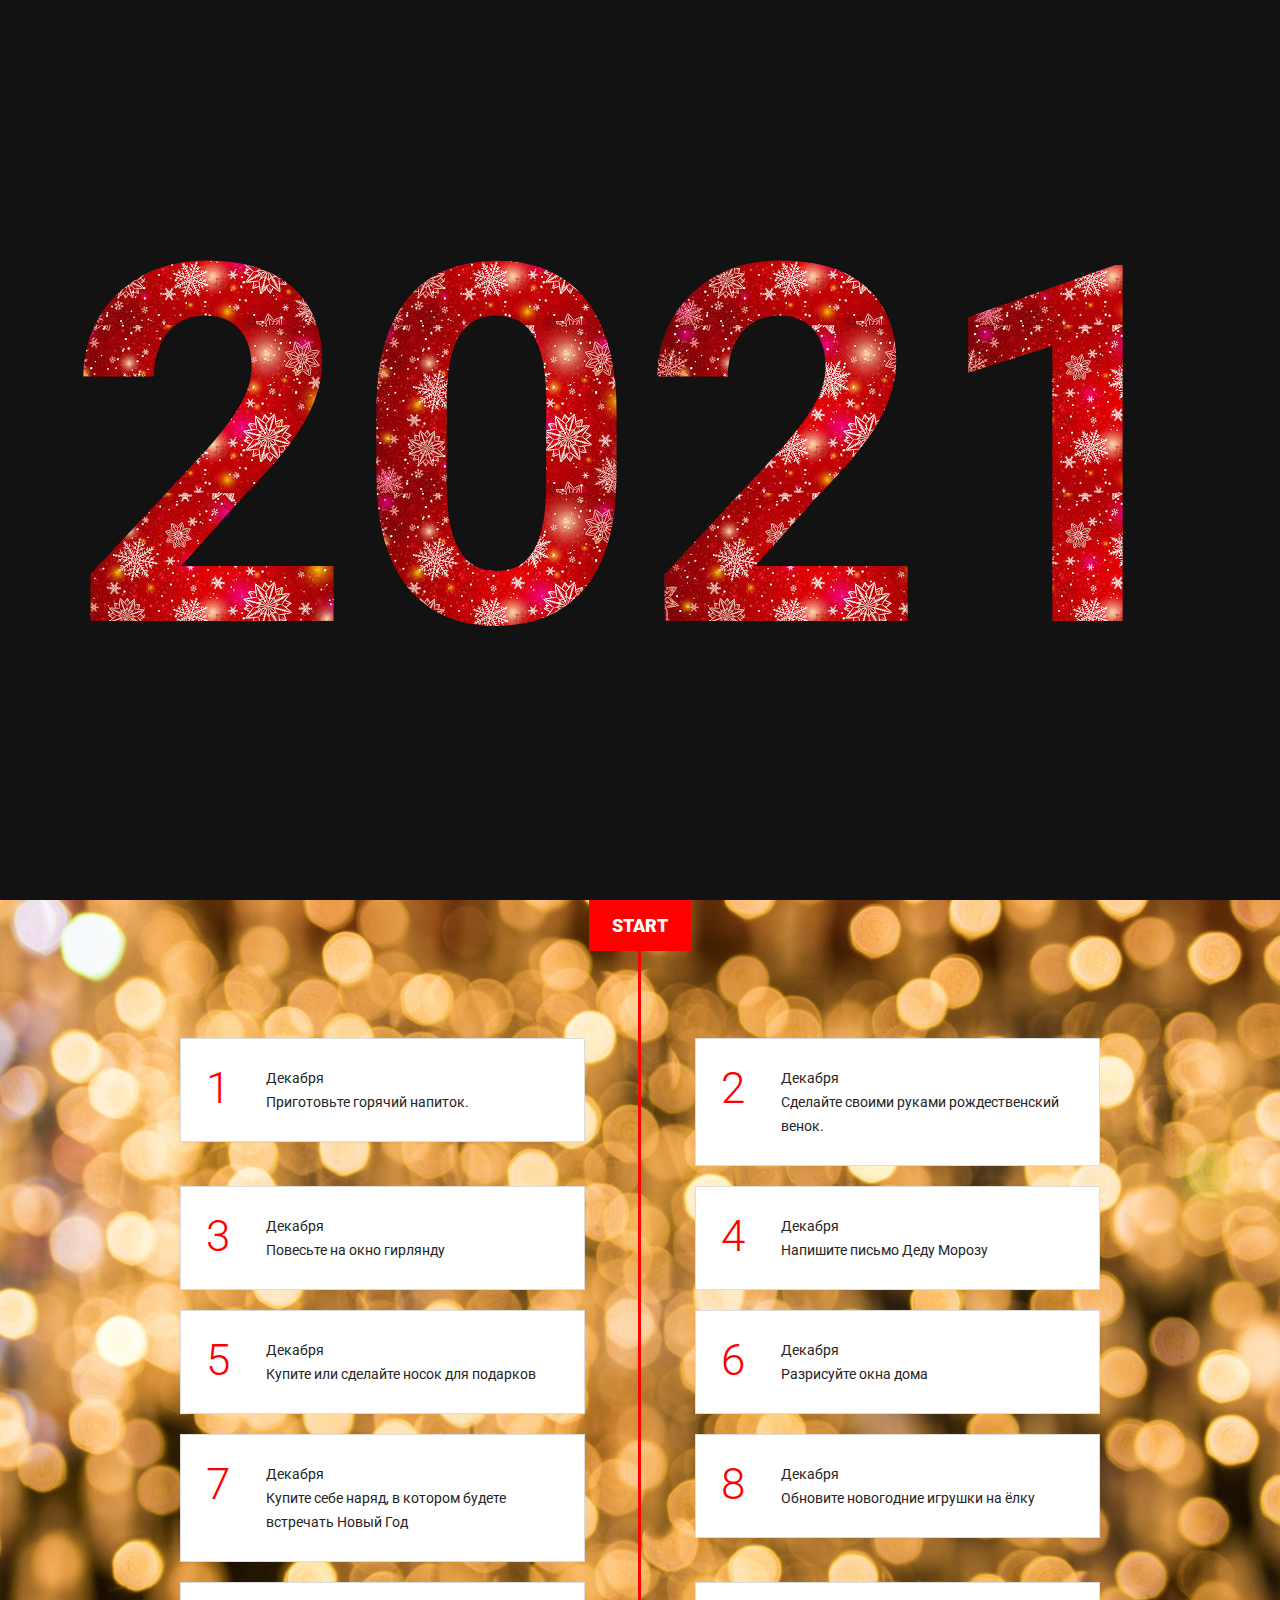
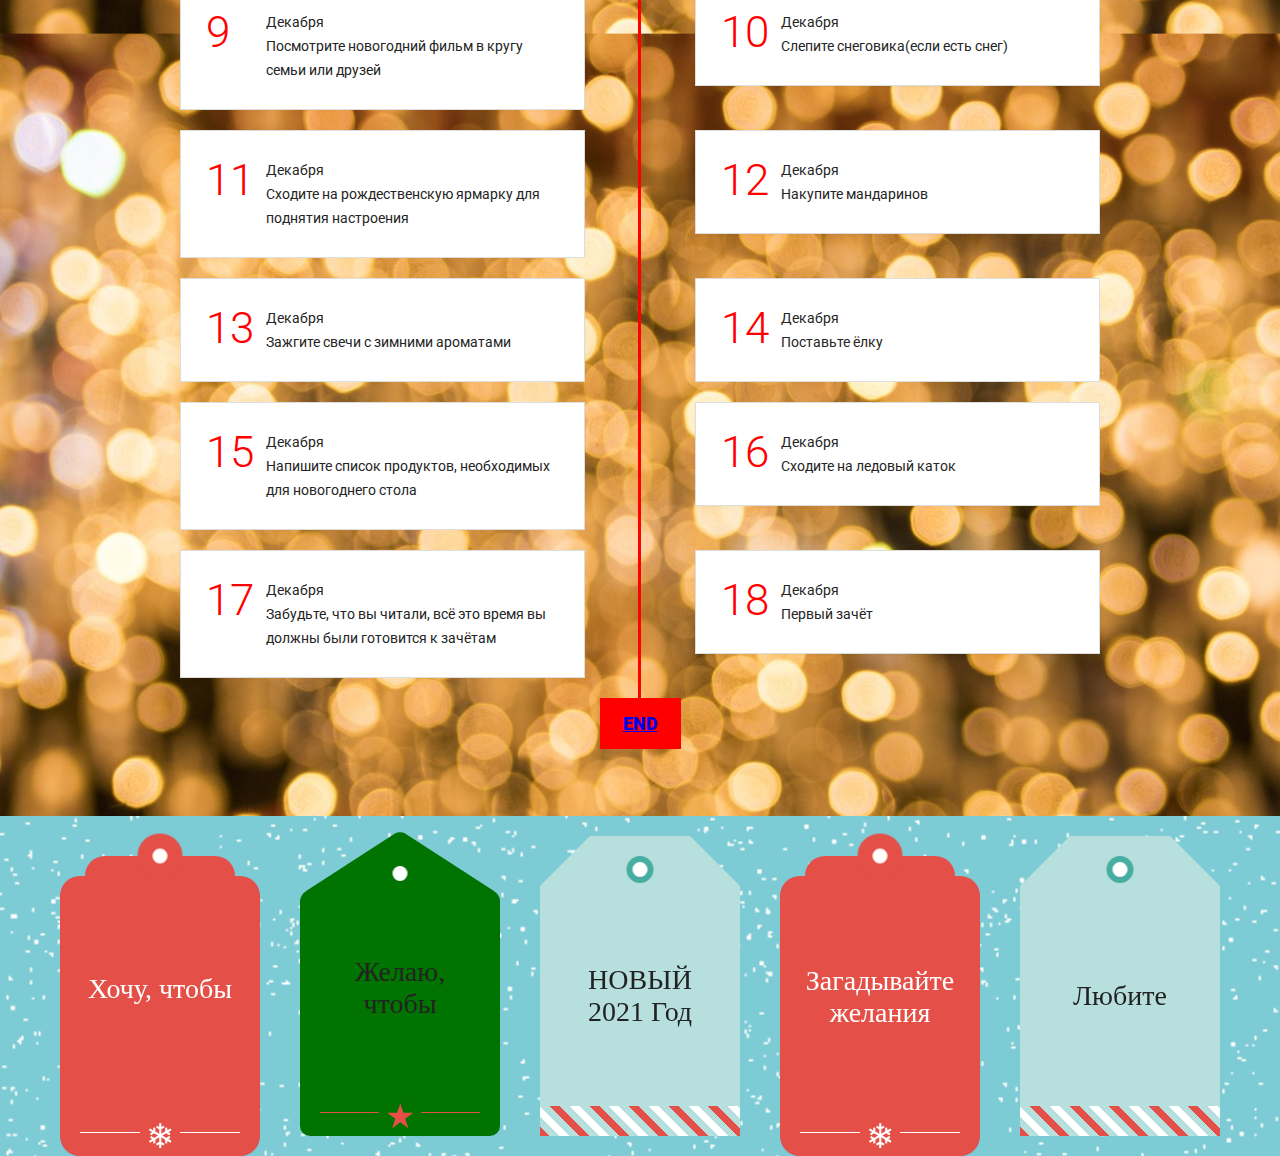
<file: index.html>
<html>
    <head>
    <link rel="stylesheet" type="text/css" href="style1.css">
 <link href='https://fonts.googleapis.com/css?family=Roboto:400,300,400italic,700,900' rel='stylesheet' type='text/css'>
  <meta charset="UTF-8">
	    <title>NEW YEAR</title>
    </head>
<body>
    <header class="header">
	<h1 class="heading-primary">
		2021
	</h1>
</header>
   <section id="conference-timeline">
    <div class="timeline-start">Start</div>
    <div class="conference-center-line"></div>
    <div class="conference-timeline-content">
      <!-- Article -->
      <div class="timeline-article">
        <div class="content-left-container">
          <div class="content-left">
            <p>Декабря<br>Приготовьте горячий напиток. <span class="article-number">1</span></p>
          </div>
        </div>
        <div class="content-right-container">
          <div class="content-right">
            <p>Декабря<br>
                Сделайте своими руками рождественский венок.<span class="article-number">2</span></p>
          </div>
        </div>
        </div>

      <div class="timeline-article">
        <div class="content-left-container">
          <div class="content-left">
            <p>Декабря<br>Повесьте на окно гирлянду <span class="article-number">3</span></p>
          </div>
          
        </div>
        <div class="content-right-container">
          <div class="content-right">
            <p>Декабря<br> Напишите письмо Деду Морозу<span class="article-number">4</span></p>
          </div>
         
        </div>
          </div>
    
      <!-- // Article -->
      
      <!-- Article -->
      <div class="timeline-article">
        <div class="content-left-container">
          <div class="content-left">
            <p>Декабря<br>Купите или сделайте носок для подарков<span class="article-number">5</span></p>
          </div>
        
        </div>
        <div class="content-right-container">
          <div class="content-right">
            <p>Декабря<br>Разрисуйте окна дома <span class="article-number">6</span></p>
          </div>
        </div>
          </div>
         <div class="timeline-article">
        <div class="content-left-container">
          <div class="content-left">
            <p>Декабря<br>Купите себе наряд, в котором будете встречать Новый Год<span class="article-number">7</span></p>
          </div>
        
        </div>
        <div class="content-right-container">
          <div class="content-right">
            <p>Декабря<br>Обновите новогодние игрушки на ёлку <span class="article-number">8</span></p>
          </div>
        </div>
          </div>
         <div class="timeline-article">
        <div class="content-left-container">
          <div class="content-left">
            <p>Декабря<br>Посмотрите новогодний фильм в кругу семьи или друзей<span class="article-number">9</span></p>
          </div>
        
        </div>
        <div class="content-right-container">
          <div class="content-right">
            <p>Декабря<br>Слепите снеговика(если есть снег)<span class="article-number">10</span></p>
          </div>
        </div>
          </div>
        
         <div class="timeline-article">
        <div class="content-left-container">
          <div class="content-left">
            <p>Декабря<br>Сходите на рождественскую ярмарку для поднятия настроения<span class="article-number">11</span></p>
          </div>
        
        </div>
        <div class="content-right-container">
          <div class="content-right">
            <p>Декабря<br>Накупите мандаринов <span class="article-number">12</span></p>
          </div>
        </div>
          </div>
         <div class="timeline-article">
        <div class="content-left-container">
          <div class="content-left">
            <p>Декабря<br>Зажгите свечи с зимними ароматами<span class="article-number">13</span></p>
          </div>
        
        </div>
        <div class="content-right-container">
          <div class="content-right">
            <p>Декабря<br>Поставьте ёлку<span class="article-number">14</span></p>
          </div>
        </div>
          </div>
         <div class="timeline-article">
        <div class="content-left-container">
          <div class="content-left">
            <p>Декабря<br>Напишите список продуктов, необходимых для новогоднего стола<span class="article-number">15</span></p>
          </div>
        
        </div>
        <div class="content-right-container">
          <div class="content-right">
            <p>Декабря<br>Сходите на ледовый каток<span class="article-number">16</span></p>
          </div>
        </div>
          </div>
        
         <div class="timeline-article">
        <div class="content-left-container">
          <div class="content-left">
            <p>Декабря<br>Забудьте, что вы читали, всё это время вы должны были готовится к зачётам<span class="article-number">17</span></p>
          </div>
        
        </div>
        <div class="content-right-container">
          <div class="content-right">
            <p>Декабря<br>Первый зачёт <span class="article-number">18</span></p>
          </div>
        </div>
          </div>
      <!-- // Article -->
    
        <div class="timeline-end"><a href="index1.html">End</a></div>
       </div>
  </section>
  <div class="tags">
 <div class="tag-container">
        <div class="tag">

            <div class="tag-side tag-3-side">
                <div class="tag-text tag-3-text">
                    Хочу, чтобы
                    <div class="rule-shape">&#10052;</div>
                </div>
            </div>

            <div class="tag-side tag-3-side is-back">
                <div class="tag-text tag-3-text">
                    В НОВОМ ГОДУ все были счастливы!
                    <div class="rule-shape">&#10052;</div>
                </div>
            </div>

        </div>
    </div>
      
    <div class="tag-container">
        <div class="tag">

            <div class="tag-side tag-1-side">
                <div class="tag-1-top"></div>
                <div class="tag-text tag-1-text">
                    Желаю, чтобы
                    <div class="rule-shape rule-red">&starf;</div>
                </div>
            </div>

            <div class="tag-side tag-1-side is-back">
                <div class="tag-1-top"></div>
                <div class="tag-text tag-1-text">
                    сбывались все ваши мечты
                    <div class="rule-shape">&starf;</div>
                </div>
            </div>

        </div>
    </div>

    <div class="tag-container">
        <div class="tag">

            <div class="tag-side tag-2-side">
                <div class="tag-text tag-2-text">
                    НОВЫЙ 2021 Год
                    <div class="rule-diagonal"></div>
                </div>
            </div>

            <div class="tag-side tag-2-side is-back">
                <div class="tag-text tag-2-text">
                    Год быка
                    <div class="rule-diagonal"></div>
                </div>
            </div>

        </div>
    </div>

    <div class="tag-container">
        <div class="tag">

            <div class="tag-side tag-3-side">
                <div class="tag-text tag-3-text">
                    Загадывайте желания
                    <div class="rule-shape">&#10052;</div>
                </div>
            </div>

            <div class="tag-side tag-3-side is-back">
                <div class="tag-text tag-3-text">
                    (сдать сессию) 
                    <div class="rule-shape">&#10052;</div>
                </div>
            </div>

        </div>
    </div>
      <div class="tag-container">
        <div class="tag">

            <div class="tag-side tag-2-side">
                <div class="tag-text tag-2-text">
                    Любите
                    <div class="rule-diagonal"></div>
                </div>
            </div>

            <div class="tag-side tag-2-side is-back">
                <div class="tag-text tag-2-text">
                    себя и всех, кто рядом
                    <div class="rule-diagonal"></div>
                </div>
            </div>

        </div>
    </div>

</div>
    

    </body>


</html>
</file>
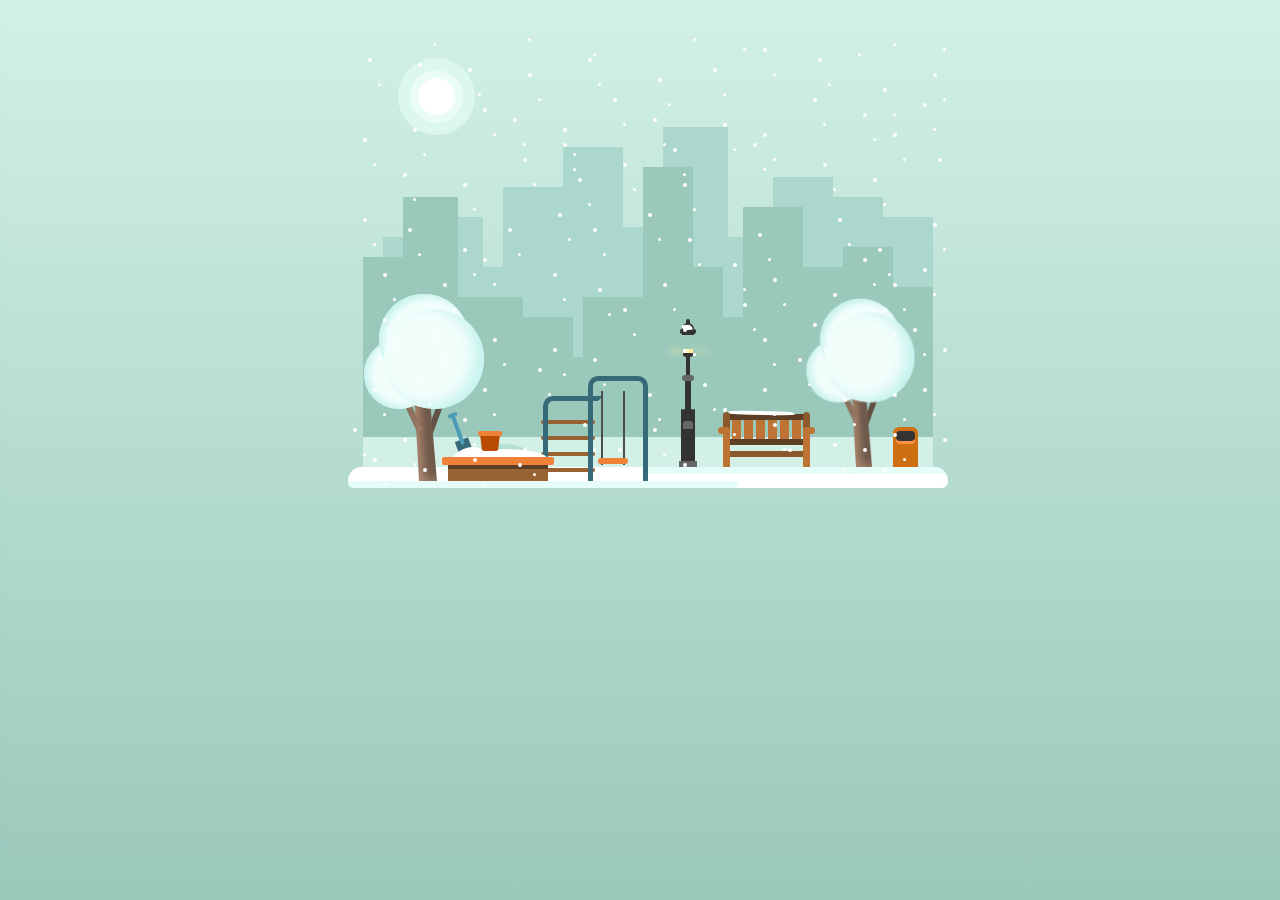
<file: index1.html>
<html lang="en">

<head>
          <link rel="stylesheet" type="text/css" href="style.css">

  <meta charset="UTF-8">
  <meta name="viewport" content="width=device-width, initial-scale=1.0">
  <meta http-equiv="X-UA-Compatible" content="ie=edge">
  <title>Snow</title>
</head>

<body>

  <div class="background-linear"></div>

  <div class="wrapper">
    <div class="winter-wrapper">
      <div class="snow-wrapper big">
        <div class="snow-wrap">
          <span></span>
          <span></span>
          <span></span>
          <span></span>
          <span></span>
          <span></span>
          <span></span>
          <span></span>
          <span></span>
          <span></span>
          <span></span>
          <span></span>
          <span></span>
          <span></span>
          <span></span>
          <span></span>
          <span></span>
          <span></span>
          <span></span>
          <span></span>
          <span></span>
          <span></span>
          <span></span>
          <span></span>
          <span></span>
          <span></span>
          <span></span>
          <span></span>
          <span></span>
          <span></span>
          <span></span>
          <span></span>
          <span></span>
          <span></span>
          <span></span>
          <span></span>
          <span></span>
          <span></span>
          <span></span>
          <span></span>
          <span></span>
          <span></span>
          <span></span>
          <span></span>
          <span></span>
          <span></span>
          <span></span>
          <span></span>
          <span></span>
          <span></span>
          <span></span>
          <span></span>
          <span></span>
          <span></span>
          <span></span>
          <span></span>
          <span></span>
          <span></span>
          <span></span>
          <span></span>
          <span></span>
          <span></span>
          <span></span>
          <span></span>
          <span></span>
          <span></span>
          <span></span>
          <span></span>
          <span></span>
          <span></span>
          <span></span>
          <span></span>
          <span></span>
          <span></span>
          <span></span>
          <span></span>
          <span></span>
          <span></span>
          <span></span>
          <span></span>
          <span></span>
          <span></span>
          <span></span>
          <span></span>
          <span></span>
          <span></span>
          <span></span>
          <span></span>
          <span></span>
          <span></span>
          <span></span>
          <span></span>
          <span></span>
          <span></span>
          <span></span>
          <span></span>
          <span></span>
          <span></span>
          <span></span>
          <span></span>
          <span></span>
          <span></span>
          <span></span>
          <span></span>
          <span></span>
          <span></span>
          <span></span>
          <span></span>
        </div>
        <div class="snow-wrap snd">
          <span></span>
          <span></span>
          <span></span>
          <span></span>
          <span></span>
          <span></span>
          <span></span>
          <span></span>
          <span></span>
          <span></span>
          <span></span>
          <span></span>
          <span></span>
          <span></span>
          <span></span>
          <span></span>
          <span></span>
          <span></span>
          <span></span>
          <span></span>
          <span></span>
          <span></span>
          <span></span>
          <span></span>
          <span></span>
          <span></span>
          <span></span>
          <span></span>
          <span></span>
          <span></span>
          <span></span>
          <span></span>
          <span></span>
          <span></span>
          <span></span>
          <span></span>
          <span></span>
          <span></span>
          <span></span>
          <span></span>
          <span></span>
          <span></span>
          <span></span>
          <span></span>
          <span></span>
          <span></span>
          <span></span>
          <span></span>
          <span></span>
          <span></span>
          <span></span>
          <span></span>
          <span></span>
          <span></span>
          <span></span>
          <span></span>
          <span></span>
          <span></span>
          <span></span>
          <span></span>
          <span></span>
          <span></span>
          <span></span>
          <span></span>
          <span></span>
          <span></span>
          <span></span>
          <span></span>
          <span></span>
          <span></span>
          <span></span>
          <span></span>
          <span></span>
          <span></span>
          <span></span>
          <span></span>
          <span></span>
          <span></span>
          <span></span>
          <span></span>
          <span></span>
          <span></span>
          <span></span>
          <span></span>
          <span></span>
          <span></span>
          <span></span>
          <span></span>
          <span></span>
          <span></span>
          <span></span>
          <span></span>
          <span></span>
          <span></span>
          <span></span>
          <span></span>
          <span></span>
          <span></span>
          <span></span>
          <span></span>
          <span></span>
          <span></span>
          <span></span>
          <span></span>
          <span></span>
          <span></span>
          <span></span>
          <span></span>
        </div>
        <div class="snow-wrap trd">
          <span></span>
          <span></span>
          <span></span>
          <span></span>
          <span></span>
          <span></span>
          <span></span>
          <span></span>
          <span></span>
          <span></span>
          <span></span>
          <span></span>
          <span></span>
          <span></span>
          <span></span>
          <span></span>
          <span></span>
          <span></span>
          <span></span>
          <span></span>
          <span></span>
          <span></span>
          <span></span>
          <span></span>
          <span></span>
          <span></span>
          <span></span>
          <span></span>
          <span></span>
          <span></span>
          <span></span>
          <span></span>
          <span></span>
          <span></span>
          <span></span>
          <span></span>
          <span></span>
          <span></span>
          <span></span>
          <span></span>
          <span></span>
          <span></span>
          <span></span>
          <span></span>
          <span></span>
          <span></span>
          <span></span>
          <span></span>
          <span></span>
          <span></span>
          <span></span>
          <span></span>
          <span></span>
          <span></span>
          <span></span>
          <span></span>
          <span></span>
          <span></span>
          <span></span>
          <span></span>
          <span></span>
          <span></span>
          <span></span>
          <span></span>
          <span></span>
          <span></span>
          <span></span>
          <span></span>
          <span></span>
          <span></span>
          <span></span>
          <span></span>
          <span></span>
          <span></span>
          <span></span>
          <span></span>
          <span></span>
          <span></span>
          <span></span>
          <span></span>
          <span></span>
          <span></span>
          <span></span>
          <span></span>
          <span></span>
          <span></span>
          <span></span>
          <span></span>
          <span></span>
          <span></span>
          <span></span>
          <span></span>
          <span></span>
          <span></span>
          <span></span>
          <span></span>
          <span></span>
          <span></span>
          <span></span>
          <span></span>
          <span></span>
          <span></span>
          <span></span>
          <span></span>
          <span></span>
          <span></span>
          <span></span>
          <span></span>
        </div>
      </div>
      <div class="snow-wrapper">
        <div class="snow-wrap">
          <span></span>
          <span></span>
          <span></span>
          <span></span>
          <span></span>
          <span></span>
          <span></span>
          <span></span>
          <span></span>
          <span></span>
          <span></span>
          <span></span>
          <span></span>
          <span></span>
          <span></span>
          <span></span>
          <span></span>
          <span></span>
          <span></span>
          <span></span>
          <span></span>
          <span></span>
          <span></span>
          <span></span>
          <span></span>
          <span></span>
          <span></span>
          <span></span>
          <span></span>
          <span></span>
          <span></span>
          <span></span>
          <span></span>
          <span></span>
          <span></span>
          <span></span>
          <span></span>
          <span></span>
          <span></span>
          <span></span>
          <span></span>
          <span></span>
          <span></span>
          <span></span>
          <span></span>
          <span></span>
          <span></span>
          <span></span>
          <span></span>
          <span></span>
          <span></span>
          <span></span>
          <span></span>
          <span></span>
          <span></span>
          <span></span>
          <span></span>
          <span></span>
          <span></span>
          <span></span>
          <span></span>
          <span></span>
          <span></span>
          <span></span>
          <span></span>
          <span></span>
          <span></span>
          <span></span>
          <span></span>
          <span></span>
          <span></span>
          <span></span>
          <span></span>
          <span></span>
          <span></span>
          <span></span>
          <span></span>
          <span></span>
          <span></span>
          <span></span>
          <span></span>
          <span></span>
          <span></span>
          <span></span>
          <span></span>
          <span></span>
          <span></span>
          <span></span>
          <span></span>
          <span></span>
          <span></span>
          <span></span>
          <span></span>
          <span></span>
          <span></span>
          <span></span>
          <span></span>
          <span></span>
          <span></span>
          <span></span>
          <span></span>
          <span></span>
          <span></span>
          <span></span>
          <span></span>
          <span></span>
          <span></span>
          <span></span>
        </div>
        <div class="snow-wrap snd">
          <span></span>
          <span></span>
          <span></span>
          <span></span>
          <span></span>
          <span></span>
          <span></span>
          <span></span>
          <span></span>
          <span></span>
          <span></span>
          <span></span>
          <span></span>
          <span></span>
          <span></span>
          <span></span>
          <span></span>
          <span></span>
          <span></span>
          <span></span>
          <span></span>
          <span></span>
          <span></span>
          <span></span>
          <span></span>
          <span></span>
          <span></span>
          <span></span>
          <span></span>
          <span></span>
          <span></span>
          <span></span>
          <span></span>
          <span></span>
          <span></span>
          <span></span>
          <span></span>
          <span></span>
          <span></span>
          <span></span>
          <span></span>
          <span></span>
          <span></span>
          <span></span>
          <span></span>
          <span></span>
          <span></span>
          <span></span>
          <span></span>
          <span></span>
          <span></span>
          <span></span>
          <span></span>
          <span></span>
          <span></span>
          <span></span>
          <span></span>
          <span></span>
          <span></span>
          <span></span>
          <span></span>
          <span></span>
          <span></span>
          <span></span>
          <span></span>
          <span></span>
          <span></span>
          <span></span>
          <span></span>
          <span></span>
          <span></span>
          <span></span>
          <span></span>
          <span></span>
          <span></span>
          <span></span>
          <span></span>
          <span></span>
          <span></span>
          <span></span>
          <span></span>
          <span></span>
          <span></span>
          <span></span>
          <span></span>
          <span></span>
          <span></span>
          <span></span>
          <span></span>
          <span></span>
          <span></span>
          <span></span>
          <span></span>
          <span></span>
          <span></span>
          <span></span>
          <span></span>
          <span></span>
          <span></span>
          <span></span>
          <span></span>
          <span></span>
          <span></span>
          <span></span>
          <span></span>
          <span></span>
          <span></span>
          <span></span>
        </div>
        <div class="snow-wrap trd">
          <span></span>
          <span></span>
          <span></span>
          <span></span>
          <span></span>
          <span></span>
          <span></span>
          <span></span>
          <span></span>
          <span></span>
          <span></span>
          <span></span>
          <span></span>
          <span></span>
          <span></span>
          <span></span>
          <span></span>
          <span></span>
          <span></span>
          <span></span>
          <span></span>
          <span></span>
          <span></span>
          <span></span>
          <span></span>
          <span></span>
          <span></span>
          <span></span>
          <span></span>
          <span></span>
          <span></span>
          <span></span>
          <span></span>
          <span></span>
          <span></span>
          <span></span>
          <span></span>
          <span></span>
          <span></span>
          <span></span>
          <span></span>
          <span></span>
          <span></span>
          <span></span>
          <span></span>
          <span></span>
          <span></span>
          <span></span>
          <span></span>
          <span></span>
          <span></span>
          <span></span>
          <span></span>
          <span></span>
          <span></span>
          <span></span>
          <span></span>
          <span></span>
          <span></span>
          <span></span>
          <span></span>
          <span></span>
          <span></span>
          <span></span>
          <span></span>
          <span></span>
          <span></span>
          <span></span>
          <span></span>
          <span></span>
          <span></span>
          <span></span>
          <span></span>
          <span></span>
          <span></span>
          <span></span>
          <span></span>
          <span></span>
          <span></span>
          <span></span>
          <span></span>
          <span></span>
          <span></span>
          <span></span>
          <span></span>
          <span></span>
          <span></span>
          <span></span>
          <span></span>
          <span></span>
          <span></span>
          <span></span>
          <span></span>
          <span></span>
          <span></span>
          <span></span>
          <span></span>
          <span></span>
          <span></span>
          <span></span>
          <span></span>
          <span></span>
          <span></span>
          <span></span>
          <span></span>
          <span></span>
          <span></span>
          <span></span>
        </div>
      </div>
      <div class="winter-wrap">
        <div class="sun"></div>
        <div class="bottom-snow">
          <span></span>
        </div>
        <div class="middle-snow"></div>
        <div class="buildings">
          <span></span>
          <span></span>
          <span></span>
          <span></span>
          <span></span>
          <span></span>
          <span></span>
          <span></span>
          <span></span>
          <span></span>
          <span></span>
          <span></span>
          <span></span>
        </div>
        <div class="buildings back">
          <span></span>
          <span></span>
          <span></span>
          <span></span>
          <span></span>
          <span></span>
          <span></span>
          <span></span>
          <span></span>
          <span></span>
          <span></span>
          <span></span>
        </div>
        <div class="swing"></div>
        <div class="swing-over-wrap">
          <div class="swing-over">
            <span></span>
            <span></span>
            <span></span>
          </div>
        </div>
        <div class="swing-left"></div>
        <div class="swing-left-back">
          <span></span>
          <span></span>
          <span></span>
          <span></span>
        </div>
        <div class="bottom-snow-over">
          <span></span>
        </div>
        <div class="box">
          <span></span>
          <span></span>
          <span></span>
          <span></span>
          <span></span>
          <span></span>
          <div class="bucket">
            <span></span>
            <span></span>
          </div>
          <div class="shovel">
            <span></span>
            <span></span>
            <span></span>
          </div>
        </div>
        <div class="lamp">
          <div class="lamp-wrap">
            <span></span>
            <span></span>
            <span></span>
            <span></span>
            <span></span>
            <span></span>
            <span></span>
            <span></span>
            <span></span>
            <span></span>
            <span></span>
            <span></span>
          </div>
        </div>
        <div class="bench">
          <div class="bench-wrap">
            <span></span>
            <span></span>
            <span></span>
            <span></span>
            <span></span>
            <span></span>
            <span></span>
            <span></span>
            <span></span>
            <span></span>
            <span></span>
            <span></span>
            <span></span>
            <span></span>
            <span></span>
            <span></span>
          </div>
        </div>
        <div class="bin">
          <span></span>
          <span></span>
        </div>
        <div class="tree">
          <span></span>
          <span></span>
          <span></span>
          <span></span>
          <span></span>
          <span></span>
        </div>
        <div class="tree right">
          <span></span>
          <span></span>
          <span></span>
          <span></span>
          <span></span>
          <span></span>
        </div>
      </div>
    </div>
  </div>
===================================== -->
    </body>
</html>
</file>
<file: style1.css>
* {
	margin: 0;
	padding: 0;
	box-sizing: border-box;
}

.header {
	position: relative;
	height: 100vh;
	background-color: #121212;
}

.heading-primary {
	text-transform: uppercase;
	position: absolute;
	top: 50%;
	left: 50%;
	transform: translate(-50%, -50%);
	display: inline-block;
	background-image: url(images.jpg);
	background-clip: text;
  -webkit-background-clip: text;
  color: transparent;
	font-size: 500px;
}
body {
  background-image: url(fon-golden-zolotoi-gold-background-boke-bokeh-sparkle.jpg);
    background-size:100%;
  font-family: "Roboto", sans-serif;
  font-weight: 400;
}

/*===== Vertical Timeline =====*/
#conference-timeline {
  position: relative;
  max-width: 920px;
  width: 100%;
  margin: 0 auto;
}
#conference-timeline .timeline-start,
#conference-timeline .timeline-end {
  display: table;
  font-family: "Roboto", sans-serif;
  font-size: 18px;
  font-weight: 900;
  text-transform: uppercase;
  background: red;
  padding: 15px 23px;
  color: #fff;
  max-width: 5%;
  width: 100%;
  text-align: center;
  margin: 0 auto;
}
#conference-timeline .conference-center-line {
  position: absolute;
  width: 3px;
  height: 95%;
  top: 0;
  left: 50%;
  margin-left: -2px;
  background: red;
  z-index: -1;
}
#conference-timeline .conference-timeline-content {
  padding-top: 67px;
  padding-bottom: 67px;
}
.timeline-article {
  width: 100%;
  height: auto;
  position: relative;
  overflow: hidden;
  margin: 20px 0;
}
.timeline-article .content-left-container,
.timeline-article .content-right-container {
  max-width: 44%;
  width: 100%;
}

.timeline-article .content-left,
.timeline-article .content-right {
  position: relative;
  width: auto;
  border: 1px solid #ddd;
  background-color: #fff;
  box-shadow: 0 1px 3px rgba(0,0,0,.03);
  padding: 27px 25px;
}
.timeline-article p {
  margin: 0 0 0 60px;
  padding: 0;
  font-weight: 400;
  color: #242424;
  font-size: 14px;
  line-height: 24px;
  position: relative;
}
.timeline-article p span.article-number {
  position: absolute;
  font-weight: 300;
  font-size: 44px;
  top: 10px;
  left: -60px;
  color:red;
}
.timeline-article .content-left-container {
  float: left;
}
.timeline-article .content-right-container {
  float: right;
}
.timeline-article .content-left:before,
.timeline-article .content-right:before{
  position: absolute;
  top: 20px;
  font-size: 23px;
  font-family: "FontAwesome";
  color: #fff;
}
.timeline-article .content-left:before {
  content: "\f0da";
  right: -8px;
}
.timeline-article .content-right:before {
  content: "\f0d9";
  left: -8px;
}

/*===== // Vertical Timeline =====*/

/*===== Resonsive Vertical Timeline =====*/
@media only screen and (max-width: 830px) {
  #conference-timeline .timeline-start,
  #conference-timeline .timeline-end {
    margin: 0;
  }
  #conference-timeline .conference-center-line {
    margin-left: 0;
    left: 50px;
  }
  .timeline-article .meta-date {
    margin-left: 0;
    left: 20px;
  }
  .timeline-article .content-left-container,
  .timeline-article .content-right-container {
    max-width: 100%;
    width: auto;
    float: none;
    margin-left: 110px;
    min-height: 53px;
  }
  .timeline-article .content-left-container {
    margin-bottom: 20px;
  }
  .timeline-article .content-left,
  .timeline-article .content-right {
    padding: 10px 25px;
    min-height: 65px;
  }
  .timeline-article .content-left:before {
    content: "\f0d9";
    right: auto;
    left: -8px;
  }
  .timeline-article .content-right:before {
    display: none;
  }
}
@media only screen and (max-width: 400px) {
  .timeline-article p {
    margin: 0;
  }
  .timeline-article p span.article-number {
    display: none;
  }
  
}
/*===== // Resonsive Vertical Timeline =====*/
*, *:after, *:before {
  box-sizing: border-box;
}
.tags {
    flex-wrap: wrap;
    -webkit-box-pack: center;
    justify-content: center;
    display: -webkit-box;
    display: flex;
    background-color: #7dcbd4;
    background-image: url(51739641_Sneg2.gif);
    background-size: 100%;
}

/* Shared */
.tag-container {
    width: 200px;
    height: 300px;
    margin: 20px;
    position: relative;
    -webkit-perspective: 800px;
    perspective: 800px;
}

.tag {
    width: 100%;
    height: 100%;
    position: absolute;
    -webkit-transform: translate3d(0, 0, 0);
    transform: translate3d(0, 0, 0);
    -webkit-transform-style: preserve-3d;
    transform-style: preserve-3d;
    -webkit-transition: -webkit-transform 1s;
    transition: -webkit-transform 1s;
    transition: transform 1s;
    transition: transform 1s, -webkit-transform 1s;
}

.tag-container:hover .tag {
    -webkit-transform: rotateY(180deg);
    transform: rotateY(180deg);
}

.tag-side {
    width: 100%;
    height: 100%;
    position: absolute;
    -webkit-transform: translate3d(0, 0, 0);
    transform: translate3d(0, 0, 0);
    -webkit-backface-visibility: hidden;
    backface-visibility: hidden;
    display: -webkit-box;
    display: -ms-flexbox;
    display: flex;
    -webkit-box-align: stretch;
    -ms-flex-align: stretch;
    align-items: stretch;
}

.tag-side.is-back {
    -webkit-transform: rotateY(180deg);
    transform: rotateY(180deg);
    z-index: 2;
}

.tag-text {
    width: 100%;
    padding: 0 20px;
    color: #222;
    font: 28px 'Sacramento', cursive;
    text-align: center;
    display: -webkit-box;
    display: -ms-flexbox;
    display: flex;
    -webkit-box-align: center;
    -ms-flex-align: center;
    align-items: center;
    -webkit-box-pack: center;
    -ms-flex-pack: center;
    justify-content: center;
    -ms-flex-wrap: wrap;
    flex-wrap: wrap;
}

/* Tag 1 */
.tag-1-side:before {
    content: " ";
    background: #fff;
    width: 15px;
    height: 15px;
    border-radius: 50%;
    position: absolute;
    top: 30px;
    left: 50%;
    z-index: 1;
    -webkit-transform: translate3d(-50%, 0, 0);
    transform: translate3d(-50%, 0, 0);
}

.tag-1-top {
    width: 100%;
    margin-top: -35px;
    position: absolute;
    top: 0;
    -webkit-transform: scale(0.775, 0.5) translate3d(0, 0, 0);
    transform: scale(0.775, 0.5) translate3d(0, 0, 0);
}

.tag-1-top:before {
    content: " ";
    background: #007300;
    padding-bottom: 200px;
    border-bottom-left-radius: 30px;
    border-top-left-radius: 10px;
    border-top-right-radius: 30px;
    display: block;
    -webkit-transform: rotate(45deg);
    transform: rotate(45deg);
}

.tag-1-side.is-back .tag-1-top:before {
    background: #e44f47;
}

.tag-1-text {
    background: #007300;
    margin-top: 65px;
    border-bottom-left-radius: 10px;
    border-bottom-right-radius: 10px;
    padding-top: 30px;
    position: relative;
    z-index: 1;
    -webkit-transform: translate3d(0, 0, 0);
    transform: translate3d(0, 0, 0);
}

.tag-1-side.is-back .tag-1-text {
    background: #e44f47;
    color: #fff;
}

/* Tag 2 */
.tag-2-side:before,
.tag-2-side:after {
    content: " ";
    background: #b6dfde;
    height: 50px;
    position: absolute;
    top: 0;
    left: 50px;
    right: 50px;
    -webkit-transform: skew(-45deg) translate3d(0, 0, 0);
    transform: skew(-45deg) translate3d(0, 0, 0);
    -webkit-transform-origin: 0 0;
    transform-origin: 0 0;
}

.tag-2-side.is-back:before,
.tag-2-side.is-back:after {
    background: #47ada0;
}

.tag-2-side:after {
    -webkit-transform: skew(45deg);
    transform: skew(45deg);
}

.tag-2-text:before {
    content: " ";
    background: #fff;
    width: 27px;
    height: 27px;
    border: 6px solid #47ada0;
    border-radius: 50%;
    position: absolute;
    top: 20px;
    left: 50%;
    z-index: 1;
    -webkit-transform: translate3d(-50%, 0, 0);
    transform: translate3d(-50%, 0, 0);
}

.tag-2-side.is-back .tag-2-text:before {
    border-color: #b6dfde;
}

.tag-2-text {
    background: #b6dfde;
    margin-top: 50px;
    padding-bottom: 30px;
}

.tag-2-side.is-back .tag-2-text {
    background: #47ada0;
}

/* Tag 3 */
.tag-3-side {
    margin-top: 20px;
    padding-top: 20px;
    display: -webkit-box;
    display: flex;
}

.tag-3-side:before {
    content: " ";
    background: #e44f47;
    width: 150px;
    height: 100%;
    border-radius: 20px;
    position: absolute;
    top: 0;
    left: 50%;
    -webkit-transform: translate3d(-50%, 0, 0);
    transform: translate3d(-50%, 0, 0);
}

.tag-3-side.is-back:before {
    background: #b6dfde;
}

.tag-3-side:after {
    content: " ";
    background: #fff;
    width: 45px;
    height: 45px;
    border: 15px solid #e44f47;
    border-radius: 50%;
    position: absolute;
    top: 0;
    left: 50%;
    z-index: 1;
    -webkit-transform: translate3d(-50%, -50%, 0);
    transform: translate3d(-50%, -50%, 0);
}

.tag-3-side.is-back:after {
    border-color: #b6dfde;
}

.tag-3-text {
    background: #e44f47;
    width: 100%;
    border-radius: 20px;
    padding-top: 60px;
    color: #fff;
    z-index: 1;
}

.tag-3-side.is-back .tag-3-text {
    background: #b6dfde;
    color: #222;
}

/* Extras */
.rule-shape {
    width: 100%;
    color: #fff;
    font-size: 34px;
    display: -webkit-box;
    display: flex;
    -webkit-box-align: center;
    align-items: center;
    align-self: flex-end;
}

.rule-shape:before,
.rule-shape:after {
    content: " ";
    background: #fff;
    height: 1px;
    margin-bottom: 8px;
    display: block;
    -webkit-box-flex: 2;
    flex-grow: 2;
}

.rule-shape:before {
    margin-right: 6.25px;
}

.rule-shape:after {
    margin-left: 6.25px;
}

.rule-red {
    color: #e44f47;
}

.rule-red:before,
.rule-red:after {
    background: #e44f47;
}

.rule-diagonal {
    background: -webkit-repeating-linear-gradient(
        45deg,
        #e44f47,
        #e44f47 7px,
        transparent 7px,
        transparent 14px,
        #fff 14px,
        #fff 21px,
        transparent 21px,
        transparent 28px
    );
    background: repeating-linear-gradient(
        45deg,
        #e44f47,
        #e44f47 7px,
        transparent 7px,
        transparent 14px,
        #fff 14px,
        #fff 21px,
        transparent 21px,
        transparent 28px
    );
    width: 100%;
    height: 30px;
    position: absolute;
    bottom: 0;
    left: 0;
}
</file>
<file: style.css>
body{
  width: 100%;
  display: block;
  background: linear-gradient(#d2f0e6, #9ac8bb);
}
.background-linear{
  position: fixed;
  width: 100%;
  height: 100%;
  display: block;
  background: linear-gradient(#d2f0e6, #9ac8bb);
  z-index: 1;
}
.wrapper{
  position: relative;
  width: 100%;
  display: block;
  padding-top: 30px;
  padding-bottom: 30px;
  z-index: 2;
}
.winter-wrapper{
  position: relative;
  width: 600px;
  height: 450px;
  display: block;
  margin: 0 auto;
  z-index: 2;
  overflow: hidden;
}
.winter-wrap{
  position: absolute;
  top: 0;
  left: 0;
  z-index: 10;
    width: 100%;
  height: 100%;
  overflow: hidden;
}
.snow-wrapper{
  position: absolute;
  top: -900px;
  left: 0;
  width: 600px;
  height: 1350px;
  display: block;
  margin: 0 auto;
  z-index: 200;
  overflow: hidden;
  animation: moveSnow-one 18s linear infinite;
  -webkit-transition: all 300ms linear;
  transition: all 300ms linear; 
}
.snow-wrapper.big{
  top: -875px;
  left: 10px;
  animation: moveSnow-two 20s linear infinite;
}
@keyframes moveSnow-one {
  0% { 
    transform: translate(0, 0);  
  }
  25% { 
    transform: translate(-20px, 8.33333333333333%);  
  }
  50% { 
    transform: translate(-40px, 16.6666666666666%);  
  }
  75% { 
    transform: translate(-20px, 24.99999999999999%);  
  }
  100% { 
    transform: translate(0, 33.333333333333%);  
  }
}
@keyframes moveSnow-two {
  0% { 
    transform: translate(0, 0);  
  }
  25% { 
    transform: translate(15px, 8.33333333333333%);  
  }
  50% { 
    transform: translate(30px, 16.6666666666666%);  
  }
  75% { 
    transform: translate(15px, 24.99999999999999%);  
  }
  100% { 
    transform: translate(0, 33.333333333333%);  
  }
}
.snow-wrap{
  position: absolute;
  top: 0;
  left: 0;
  width: 600px;
  height: 450px;
  display: block;
  margin: 0 auto;
  z-index: 1;
  overflow: hidden;
}
.snow-wrap.snd{
  top: 450px;
}
.snow-wrap.trd{
  top: 900px;
}
.snow-wrapper.big .snow-wrap span{
  width: 3px;
  height: 3px;
}
.snow-wrap span{
  position: absolute;
  top: 20px;
  left: 20px;
  width: 4px;
  height: 4px;
  border-radius: 50%;
  background-color: #fefefe;
}
.snow-wrap span:nth-child(2){
  top: 25px;
  left: 70px;
}
.snow-wrap span:nth-child(3){
  top: 30px;
  left: 120px;
}
.snow-wrap span:nth-child(4){
  top: 35px;
  left: 180px;
}
.snow-wrap span:nth-child(5){
  top: 20px;
  left: 240px;
}
.snow-wrap span:nth-child(6){
  top: 40px;
  left: 310px;
}
.snow-wrap span:nth-child(7){
  top: 30px;
  left: 365px;
}
.snow-wrap span:nth-child(8){
  top: 10px;
  left: 415px;
}
.snow-wrap span:nth-child(9){
  top: 20px;
  left: 470px;
}
.snow-wrap span:nth-child(10){
  top: 50px;
  left: 535px;
}
.snow-wrap span:nth-child(11){
  top: 35px;
  left: 585px;
}
.snow-wrap span:nth-child(12){
  top: 100px;
  left: 15px;
}
.snow-wrap span:nth-child(13){
  top: 90px;
  left: 65px;
}
.snow-wrap span:nth-child(14){
  top: 70px;
  left: 135px;
}
.snow-wrap span:nth-child(15){
  top: 80px;
  left: 165px;
}
.snow-wrap span:nth-child(16){
  top: 90px;
  left: 215px;
}
.snow-wrap span:nth-child(17){
  top: 60px;
  left: 265px;
}
.snow-wrap span:nth-child(18){
  top: 80px;
  left: 305px;
}
.snow-wrap span:nth-child(19){
  top: 110px;
  left: 325px;
}
.snow-wrap span:nth-child(20){
  top: 85px;
  left: 375px;
}
.snow-wrap span:nth-child(21){
  top: 95px;
  left: 415px;
}
.snow-wrap span:nth-child(22){
  top: 60px;
  left: 465px;
}
.snow-wrap span:nth-child(23){
  top: 75px;
  left: 515px;
}
.snow-wrap span:nth-child(24){
  top: 95px;
  left: 545px;
}
.snow-wrap span:nth-child(25){
  top: 65px;
  left: 575px;
}
.snow-wrap span:nth-child(26){
  top: 135px;
  left: 55px;
}
.snow-wrap span:nth-child(27){
  top: 145px;
  left: 115px;
}
.snow-wrap span:nth-child(28){
  top: 120px;
  left: 175px;
}
.snow-wrap span:nth-child(29){
  top: 105px;
  left: 215px;
}
.snow-wrap span:nth-child(30){
  top: 140px;
  left: 230px;
}
.snow-wrap span:nth-child(31){
  top: 125px;
  left: 275px;
}
.snow-wrap span:nth-child(32){
  top: 145px;
  left: 335px;
}
.snow-wrap span:nth-child(33){
  top: 105px;
  left: 405px;
}
.snow-wrap span:nth-child(34){
  top: 125px;
  left: 475px;
}
.snow-wrap span:nth-child(35){
  top: 140px;
  left: 525px;
}
.snow-wrap span:nth-child(36){
  top: 120px;
  left: 590px;
}
.snow-wrap span:nth-child(37){
  top: 180px;
  left: 15px;
}
.snow-wrap span:nth-child(38){
  top: 190px;
  left: 60px;
}
.snow-wrap span:nth-child(39){
  top: 210px;
  left: 115px;
}
.snow-wrap span:nth-child(40){
  top: 190px;
  left: 160px;
}
.snow-wrap span:nth-child(41){
  top: 175px;
  left: 210px;
}
.snow-wrap span:nth-child(42){
  top: 190px;
  left: 245px;
}
.snow-wrap span:nth-child(43){
  top: 175px;
  left: 300px;
}
.snow-wrap span:nth-child(44){
  top: 200px;
  left: 340px;
}
.snow-wrap span:nth-child(45){
  top: 195px;
  left: 410px;
}
.snow-wrap span:nth-child(46){
  top: 180px;
  left: 490px;
}
.snow-wrap span:nth-child(47){
  top: 210px;
  left: 530px;
}
.snow-wrap span:nth-child(48){
  top: 185px;
  left: 585px;
}
.snow-wrap span:nth-child(49){
  top: 235px;
  left: 35px;
}
.snow-wrap span:nth-child(50){
  top: 245px;
  left: 95px;
}
.snow-wrap span:nth-child(51){
  top: 220px;
  left: 135px;
}
.snow-wrap span:nth-child(52){
  top: 235px;
  left: 205px;
}
.snow-wrap span:nth-child(53){
  top: 250px;
  left: 250px;
}
.snow-wrap span:nth-child(54){
  top: 245px;
  left: 315px;
}
.snow-wrap span:nth-child(55){
  top: 225px;
  left: 385px;
}
.snow-wrap span:nth-child(56){
  top: 240px;
  left: 425px;
}
.snow-wrap span:nth-child(57){
  top: 255px;
  left: 485px;
}
.snow-wrap span:nth-child(58){
  top: 220px;
  left: 515px;
}
.snow-wrap span:nth-child(59){
  top: 245px;
  left: 545px;
}
.snow-wrap span:nth-child(60){
  top: 230px;
  left: 575px;
}
.snow-wrap span:nth-child(61){
  top: 280px;
  left: 35px;
}
.snow-wrap span:nth-child(62){
  top: 295px;
  left: 85px;
}
.snow-wrap span:nth-child(63){
  top: 300px;
  left: 145px;
}
.snow-wrap span:nth-child(64){
  top: 310px;
  left: 205px;
}
.snow-wrap span:nth-child(65){
  top: 270px;
  left: 275px;
}
.snow-wrap span:nth-child(66){
  top: 290px;
  left: 335px;
}
.snow-wrap span:nth-child(67){
  top: 265px;
  left: 395px;
}
.snow-wrap span:nth-child(68){
  top: 300px;
  left: 415px;
}
.snow-wrap span:nth-child(69){
  top: 285px;
  left: 465px;
}
.snow-wrap span:nth-child(70){
  top: 270px;
  left: 535px;
}
.snow-wrap span:nth-child(71){
  top: 290px;
  left: 565px;
}
.snow-wrap span:nth-child(72){
  top: 310px;
  left: 595px;
}
.snow-wrap span:nth-child(73){
  top: 350px;
  left: 25px;
}
.snow-wrap span:nth-child(74){
  top: 340px;
  left: 70px;
}
.snow-wrap span:nth-child(75){
  top: 350px;
  left: 135px;
}
.snow-wrap span:nth-child(76){
  top: 330px;
  left: 190px;
}
.snow-wrap span:nth-child(77){
  top: 320px;
  left: 245px;
}
.snow-wrap span:nth-child(78){
  top: 355px;
  left: 300px;
}
.snow-wrap span:nth-child(79){
  top: 345px;
  left: 355px;
}
.snow-wrap span:nth-child(80){
  top: 350px;
  left: 415px;
}
.snow-wrap span:nth-child(81){
  top: 320px;
  left: 450px;
}
.snow-wrap span:nth-child(82){
  top: 360px;
  left: 495px;
}
.snow-wrap span:nth-child(83){
  top: 355px;
  left: 545px;
}
.snow-wrap span:nth-child(84){
  top: 350px;
  left: 575px;
}
.snow-wrap span:nth-child(85){
  top: 390px;
  left: 5px;
}
.snow-wrap span:nth-child(86){
  top: 400px;
  left: 55px;
}
.snow-wrap span:nth-child(87){
  top: 380px;
  left: 115px;
}
.snow-wrap span:nth-child(88){
  top: 410px;
  left: 175px;
}
.snow-wrap span:nth-child(89){
  top: 385px;
  left: 235px;
}
.snow-wrap span:nth-child(90){
  top: 390px;
  left: 305px;
}
.snow-wrap span:nth-child(91){
  top: 370px;
  left: 375px;
}
.snow-wrap span:nth-child(92){
  top: 385px;
  left: 425px;
}
.snow-wrap span:nth-child(93){
  top: 405px;
  left: 485px;
}
.snow-wrap span:nth-child(94){
  top: 410px;
  left: 515px;
}
.snow-wrap span:nth-child(95){
  top: 395px;
  left: 545px;
}
.snow-wrap span:nth-child(96){
  top: 400px;
  left: 595px;
}
.snow-wrap span:nth-child(97){
  top: 420px;
  left: 25px;
}
.snow-wrap span:nth-child(98){
  top: 430px;
  left: 75px;
}
.snow-wrap span:nth-child(99){
  top: 420px;
  left: 125px;
}
.snow-wrap span:nth-child(100){
  top: 425px;
  left: 170px;
}
.snow-wrap span:nth-child(101){
  top: 440px;
  left: 235px;
}
.snow-wrap span:nth-child(102){
  top: 410px;
  left: 270px;
}
.snow-wrap span:nth-child(103){
  top: 425px;
  left: 335px;
}
.snow-wrap span:nth-child(104){
  top: 435px;
  left: 385px;
}
.snow-wrap span:nth-child(105){
  top: 410px;
  left: 440px;
}
.snow-wrap span:nth-child(106){
  top: 440px;
  left: 500px;
}
.snow-wrap span:nth-child(107){
  top: 430px;
  left: 535px;
}
.snow-wrap span:nth-child(108){
  top: 435px;
  left: 585px;
}

.sun{
  position: absolute;
  top: 40px;
  left: 70px;
  width: 37px;
  display: block;
  height: 37px;
  background-color: #fff;
  border-radius: 50%;
  box-shadow: 
        0 0 0 8px #e9fcf6,
        0 0 0 20px #dcf7ee;
  z-index: 1;
  animation: brilla-sun 3s alternate infinite;
}
@keyframes brilla-sun{
  0%, 100%{
  box-shadow: 
        0 0 0 8px #e9fcf6,
        0 0 0 20px #dcf7ee;
  }
  50%{
  box-shadow:
        0 0 0 5px #e9fcf6,
        0 0 0 14px #dcf7ee;
  }
}
.bottom-snow{
  position: absolute;
  bottom: 0;
  left: 0;
  width: 100%;
  display: block;
  height: 21px;
  background-color: #fff;
  z-index: 1; 
  border-top-left-radius: 14px;
  border-top-right-radius: 14px;
  border-bottom-left-radius: 6px;
  border-bottom-right-radius: 6px;
  overflow: hidden;
}
.bottom-snow span{
  position: absolute;
  right: 0;
  top: 0;
  width: 50%;
  height: 7px;
  display: block;
  background-color: #e6fcf9;
  border-radius: 4px;
}
.bottom-snow-over{
  position: absolute;
  bottom: 0;
  left: 0;
  width: 100%;
  display: block;
  height: 21px;
  z-index: 60; 
  border-top-left-radius: 14px;
  border-top-right-radius: 14px;
  border-bottom-left-radius: 6px;
  border-bottom-right-radius: 6px;
  overflow: hidden;
}
.bottom-snow-over span{
  position: absolute;
  bottom: 0;
  left: 0;
  width: 65%;
  display: block;
  height: 7px;
  background-color: #e6fcf9;
  z-index: 1; 
  border-radius: 4px;
}
.middle-snow{
  position: absolute;
  bottom: 21px;
  left: 15px;
  width: calc(100% - 30px);
  display: block;
  height: 30px;
  background-color: #d2f0e6;
  z-index: 1; 
  overflow: hidden;
}
.buildings {
  position: absolute;
  bottom: 51px;
  left: 15px;
  width: calc(100% - 30px);
  height: 399px;
  display: block;
  z-index: 2; 
  overflow: hidden;
}
.buildings span{
  position: absolute;
  bottom: 0;
  left: 0;
  width: 40px;
  height: 180px;
  background-color: #9ac8bb;
}
.buildings span:nth-child(2){
  left: 40px;
  width: 55px;
  height: 240px;
}
.buildings span:nth-child(3){
  left: 95px;
  width: 65px;
  height: 140px;
}
.buildings span:nth-child(4){
  left: 160px;
  width: 50px;
  height: 120px;
}
.buildings span:nth-child(5){
  left: 210px;
  width: 10px;
  height: 80px;
}
.buildings span:nth-child(6){
  left: 220px;
  width: 60px;
  height: 140px;
}
.buildings span:nth-child(7){
  left: 280px;
  width: 50px;
  height: 270px;
}
.buildings span:nth-child(8){
  left: 330px;
  width: 30px;
  height: 170px;
}
.buildings span:nth-child(9){
  left: 360px;
  width: 20px;
  height: 120px;
}
.buildings span:nth-child(10){
  left: 380px;
  width: 60px;
  height: 230px;
}
.buildings span:nth-child(11){
  left: 440px;
  width: 40px;
  height: 170px;
}
.buildings span:nth-child(12){
  left: 480px;
  width: 50px;
  height: 190px;
}
.buildings span:nth-child(13){
  left: 530px;
  width: 40px;
  height: 150px;
}
.buildings.back {
  z-index: 1; 
}
.buildings.back span{
  width: 20px;
  height: 140px;
  background-color: #acd7cd;
}
.buildings.back span:nth-child(2){
  left: 20px;
  width: 60px;
  height: 200px;
}
.buildings.back span:nth-child(3){
  left: 80px;
  width: 40px;
  height: 220px;
}
.buildings.back span:nth-child(4){
  left: 120px;
  width: 20px;
  height: 170px;
}
.buildings.back span:nth-child(5){
  left: 140px;
  width: 60px;
  height: 250px;
}
.buildings.back span:nth-child(6){
  left: 200px;
  width: 60px;
  height: 290px;
}
.buildings.back span:nth-child(7){
  left: 260px;
  width: 40px;
  height: 210px;
}
.buildings.back span:nth-child(8){
  left: 300px;
  width: 65px;
  height: 310px;
}
.buildings.back span:nth-child(9){
  left: 365px;
  width: 45px;
  height: 200px;
}
.buildings.back span:nth-child(10){
  left: 410px;
  width: 60px;
  height: 260px;
}
.buildings.back span:nth-child(11){
  left: 470px;
  width: 50px;
  height: 240px;
}
.buildings.back span:nth-child(12){
  left: 520px;
  width: 50px;
  height: 220px;
}
.swing{
  position: absolute;
  bottom: 2px;
  left: 240px;
  width: 50px;
  height: 100px;
  border: 5px solid #366a78;
  border-color: #366a78 #366a78 transparent #366a78;
  border-top-left-radius: 10px;
  border-top-right-radius: 10px;
  display: block;
  z-index: 5; 
  overflow: hidden;
}
.swing-over-wrap{
  position: absolute;
  bottom: 2px;
  left: 265px;
  z-index: 6; 
  perspective: 400px;
}
.swing-over{
  position: absolute;
  bottom: 0;
  left: 0;
  margin-left: -25px;
  width: 50px;
  height: 95px;
  display: block;
  transform-origin: center top;
  animation: swinging 3s ease infinite;
}
@keyframes swinging{
  0%, 100%{
    transform: rotateX(25deg);
  }
  50%{
    transform: rotateX(-25deg);
  }
}
.swing-over span{
  position: absolute;
  bottom: 22px;
  left: 10px;
  width: 30px;
  height: 6px;
  border-radius: 3px;
  background-color: #f08139;
  display: block;
  z-index: 5; 
  overflow: hidden;
}
.swing-over span:nth-child(2){
  bottom: auto;
  top: 0;
  left: 13px;
  width: 2px;
  height: 74px;
  border-radius: 0;
  background-color: #4f4c4d;
  z-index: 4;
}
.swing-over span:nth-child(3){
  bottom: auto;
  top: 0;
  left: auto;
  right: 13px;
  width: 2px;
  height: 74px;
  border-radius: 0;
  background-color: #4f4c4d;
  z-index: 4;
}
.swing-left{
  position: absolute;
  bottom: 2px;
  left: 195px;
  width: 50px;
  height: 80px;
  border: 5px solid #366a78;
  border-color: #366a78 transparent transparent #366a78;
  border-top-left-radius: 10px;
  display: block;
  z-index: 4; 
}
.swing-left-back{
  position: absolute;
  bottom: 2px;
  left: 195px;
  width: 50px;
  height: 80px;
  display: block;
  z-index: 3; 
}
.swing-left-back span{
  position: absolute;
  top: 14px;
  left: -2px;
  width: 54px;
  height: 4px;
  border-radius: 2px;
  display: block;
  background-color: #986233;
}
.swing-left-back span:nth-child(2){
  top: 30px;
}
.swing-left-back span:nth-child(3){
  top: 46px;
}
.swing-left-back span:nth-child(4){
  top: 62px;
}
.box{
  position: absolute;
  bottom: 7px;
  left: 100px;
  display: block;
  z-index: 30;
}
.box span{
  position: absolute;
  bottom: 0;
  left: 0;
  width: 100px;
  height: 12px;
  background-color: #986233;
  display: block;
  z-index: 5;
}
.box span:nth-child(2){
  bottom: 12px;
  height: 4px;
  background-color: #5e3e25;
}
.box span:nth-child(3){
  bottom: 16px;
  height: 8px;
  left: -6px;
  width: 112px;
  border-radius: 2px;
  background-color: #f08139;
}
.box span:nth-child(4){
  bottom: -16px;
  left: 0;
  height: 50px;
  width: 50px;
  border-radius: 50%;
  background-color: #fff;
  z-index: 4;
}
.box span:nth-child(5){
  bottom: 12px;
  left: 10px;
  height: 20px;
  width: 90px;
  border-top-right-radius: 150%;
  border-top-left-radius: 150%;
  background-color: #fff;
  z-index: 4;
}
.box span:nth-child(6){
  bottom: 7px;
  left: 25px;
  height: 30px;
  width: 60px;
  border-top-right-radius: 150%;
  border-top-left-radius: 150%;
  background-color: #b6ded5;
  z-index: 3;
}
.bucket{
  position: absolute;
  bottom: 30px;
  left: 42px;
  display: block;
  z-index: 5;
  perspective: 100px;
}
.bucket span{
  position: absolute;
  bottom: 0;
  left: 50%;
  margin-left: -8px;
  height: 25px;
  width: 16px;
  display: block;
  background-color: #b94b00;
  z-index: 1;
  border-bottom-left-radius: 3px;
  border-bottom-right-radius: 3px;
  transform-origin: center bottom;
  transform: rotateX(-55deg);
}
.bucket span:nth-child(2){
  bottom: 15px;
  left: 50%;
  margin-left: -12px;
  height: 5px;
  width: 24px;
  background-color: #ef8136;
  z-index: 2;
  border-radius: 2px;
  transform-origin: center bottom;
  transform: rotateX(0);
}
.shovel{
  position: absolute;
  bottom: 22px;
  left: 13px;
  display: block;
  z-index: 2;
  transform-origin: center bottom;
  transform: rotateZ(-20deg);
}
.shovel span{
  position: absolute;
  bottom: 0;
  left: 0;
  display: block;
  z-index: 1;
  height: 18px;
  width: 14px;
  border-bottom-left-radius: 70%;
  border-bottom-right-radius: 70%;
  background-color: #366a78;
}
.shovel span:nth-child(2){
  bottom: 13px;
  left: 5px;
  display: block;
  z-index: 2;
  height: 33px;
  width: 4px;
  border-radius: 2px;
  background-color: #4c9cb5;
}
.shovel span:nth-child(3){
  bottom: 42px;
  left: 2px;
  z-index: 2;
  height: 4px;
  width: 10px;
  border-radius: 2px;
  background-color: #4c9cb5;
}
.lamp{
  position: absolute;
  bottom: 21px;
  left: 340px;
  display: block;
  z-index: 2;
  transform-origin: center bottom;
  perspective: 40px;
}
.lamp-wrap{
  position: absolute;
  bottom: 0;
  left: -9px;
  display: block;
  z-index: 2;
}
.lamp-wrap span{
  position: absolute;
  bottom: 0;
  left: 0;
  height: 6px;
  width: 18px;
  display: block;
  z-index: 2;
  background-color: #666;
}
.lamp-wrap span:nth-child(2){
  bottom: 6px;
  left: 2px;
  height: 55px;
  width: 14px;
  background-color: #333;
  transform-origin: center bottom;
  transform: rotateX(20deg);
}
.lamp-wrap span:nth-child(3){
  bottom: 38px;
  left: 4px;
  height: 8px;
  width: 10px;
  background-color: #666;
  border-top-left-radius: 3px;
  border-top-right-radius: 3px;
}
.lamp-wrap span:nth-child(4){
  bottom: 46px;
  left: 6px;
  height: 40px;
  width: 6px;
  background-color: #333;
}
.lamp-wrap span:nth-child(5){
  bottom: 86px;
  left: 3px;
  height: 6px;
  width: 12px;
  border-radius: 4px;
  background-color: #666;
}
.lamp-wrap span:nth-child(6){
  bottom: 92px;
  left: 7px;
  height: 18px;
  width: 4px;
  background-color: #333;
}
.lamp-wrap span:nth-child(7){
  bottom: 110px;
  left: 4px;
  height: 4px;
  width: 10px;
  background-color: #333;
  border-bottom-left-radius: 3px;
  border-bottom-right-radius: 3px;
}
.lamp-wrap span:nth-child(8){
  bottom: 114px;
  left: 4px;
  height: 6px;
  width: 10px;
  box-shadow: 
    inset 4px 0 0 0px #fffdf1,
    12px 0 14px -0.6px #fceea5, 
    -12px 0 10px -0.6px #fceea5;  
  background-color: #fceea5;
  transform-origin: center bottom;
  transform: rotateX(-50deg);
  z-index: 1;
  animation: lamp 2s alternate infinite;
}
@keyframes lamp{
  0%, 100%{
  box-shadow: 
    inset 4px 0 0 0px #fffdf1,
    12px 0 14px -0.6px #fceea5, 
    -12px 0 10px -0.6px #fceea5;  
  }
  50%{
  box-shadow: 
    inset 4px 0 0 0px #fffdf1,
    9px 0 11px -1px #fceea5, 
    -9px 0 7px -1px #fceea5;  
  }
}
.lamp-wrap span:nth-child(9){
  bottom: 133px;
  left: 1px;
  height: 5px;
  width: 16px;
  border-radius: 2px;
  background-color: #333;
  z-index: 3;
}
.lamp-wrap span:nth-child(10){
  bottom: 132px;
  left: 3px;
  height: 12px;
  width: 12px;
  border-top-left-radius: 100%;
  border-top-right-radius: 100%;
  background-color: #333;
  z-index: 3;
}
.lamp-wrap span:nth-child(11){
  bottom: 140px;
  left: 7px;
  height: 8px;
  width: 4px;
  border-radius: 2px;
  background-color: #333;
  z-index: 3;
}
.lamp-wrap span:nth-child(12){
  left: 3px;
  bottom: 137px;
  border-radius: 4px;
  width: 10px;
  height: 5px;
  background-color: #fff;
  z-index: 12;
  transform: skew(32deg, -4deg);
}
.bench{
  position: absolute;
  bottom: 21px;
  left: 370px;
  display: block;
  z-index: 2;
  transform-origin: center bottom;
  perspective: 40px;
}
.bench-wrap{
  position: absolute;
  bottom: 0;
  left: 0;
  display: block;
  z-index: 2;
}
.bench-wrap span{
  position: absolute;
  bottom: 0;
  left: 5px;
  display: block;
  z-index: 5;
  width: 7px;
  height: 40px;
  border-top-left-radius: 4px;
  border-top-right-radius: 4px;
  background-color: #be7435;
}
.bench-wrap span:nth-child(2){
  left: 85px;
}
.bench-wrap span:nth-child(3){
  left: 0;
  bottom: 33px;
  border-radius: 4px;
  width: 12px;
  height: 7px;
}
.bench-wrap span:nth-child(4){
  left: 85px;
  bottom: 33px;
  border-radius: 4px;
  width: 12px;
  height: 7px;
}
.bench-wrap span:nth-child(5){
  left: 5px;
  bottom: 10px;
  border-radius: 0;
  width: 85px;
  height: 6px;
  background-color: #8c592c;
  z-index: 4;
}
.bench-wrap span:nth-child(6){
  left: 5px;
  bottom: 22px;
  border-radius: 0;
  width: 85px;
  height: 6px;
  background-color: #5e3e25;
  z-index: 4;
}
.bench-wrap span:nth-child(7){
  bottom: 35px;
  width: 7px;
  height: 20px;
  background-color: #8c592c;
  z-index: 4;
}
.bench-wrap span:nth-child(8){
  left: 85px;
  bottom: 35px;
  width: 7px;
  height: 20px;
  background-color: #8c592c;
  z-index: 4;
}
.bench-wrap span:nth-child(9){
  left: 5px;
  bottom: 47px;
  border-radius: 0;
  width: 85px;
  height: 6px;
  background-color: #5e3e25;
  z-index: 3;
}
.bench-wrap span:nth-child(10){
  left: 50px;
  bottom: 25px;
  width: 9px;
  height: 26px;
  background-color: #be7435;
  border-radius: 0;
  z-index: 1;
}
.bench-wrap span:nth-child(11){
  left: 62px;
  bottom: 25px;
  width: 9px;
  height: 26px;
  background-color: #be7435;
  border-radius: 0;
  z-index: 1;
}
.bench-wrap span:nth-child(12){
  left: 74px;
  bottom: 25px;
  width: 9px;
  height: 26px;
  background-color: #be7435;
  border-radius: 0;
  z-index: 1;
}
.bench-wrap span:nth-child(13){
  left: 38px;
  bottom: 25px;
  width: 9px;
  height: 26px;
  background-color: #be7435;
  border-radius: 0;
  z-index: 1;
}
.bench-wrap span:nth-child(14){
  left: 26px;
  bottom: 25px;
  width: 9px;
  height: 26px;
  background-color: #be7435;
  border-radius: 0;
  z-index: 1;
}
.bench-wrap span:nth-child(15){
  left: 14px;
  bottom: 25px;
  width: 9px;
  height: 26px;
  background-color: #be7435;
  border-radius: 0;
  z-index: 1;
}
.bench-wrap span:nth-child(16){
  left: 11px;
  bottom: 52px;
  border-radius: 30%;
  width: 65px;
  height: 4px;
  background-color: #fff;
  z-index: 12;
  transform: skew(52deg, 1deg);
}
.bin{
  position: absolute;
  bottom: 21px;
  right: 30px;
  width: 25px;
  height: 40px;
  display: block;
  border-top-left-radius: 6px;
  border-top-right-radius: 6px;
  background-color: #ce6f13;
  z-index: 2;
}
.bin span{
  position: absolute;
  top: 4px;
  right: 3px;
  width: 19px;
  height: 10px;
  display: block;
  border-radius: 4px;
  background-color: #333;
  z-index: 2;
}
.bin span:nth-child(2){
  top: 7px;
  background-color: #ff8f45;
  z-index: 1;
}

.tree{
  position: absolute;
  bottom: 7px;
  left: 40px;
  display: block;
  z-index: 50;
  perspective: 100px;
}
.tree.right{
  bottom: 21px;
  left: auto;
  right: 120px;
  transform: scale(0.9);
}
.tree span{
  position: absolute;
  bottom: 72px;
  left: -4px;
  display: block;
  z-index: 3;
  width: 100px;
  height: 100px;
  border-radius: 50%;
  background-color: #f2fefc;
  box-shadow: inset -10px 0 14px 0 #c5f2ed;
  transform: rotate(20deg);
}
.tree span:nth-child(2){
  bottom: 72px;
  left: -24px;
  z-index: 2;
  width: 70px;
  height: 70px;
  box-shadow: inset 5px 0 7px 0 #c5f2ed;
  transform: rotate(-20deg);
}
.tree span:nth-child(3){
  bottom: 97px;
  left: -9px;
  z-index: 2;
  width: 90px;
  height: 90px;
  box-shadow: inset 5px 0 7px 0 #c5f2ed;
  transform: rotate(40deg);
}
.tree span:nth-child(4){
  bottom: 0;
  left: 31px;
  z-index: 1;
  width: 18px;
  height: 100px;
  border-radius: 0;
  background-color: #625044;
  box-shadow: inset 6px 0 13px 0 #b58d74;
  transform: rotate(0);
  transform-origin: center bottom;
  transform: rotateX(10deg);
}
.tree span:nth-child(5){
  bottom: 40px;
  left: 36px;
  z-index: 0;
  width: 6px;
  height: 40px;
  border-radius: 0;
  background-color: #625044;
  box-shadow: none;
  transform: rotate(0);
  transform-origin: center bottom;
  transform: rotate(20deg);
}
.tree span:nth-child(6){
  bottom: 50px;
  left: 29px;
  z-index: 1;
  width: 6px;
  height: 40px;
  border-radius: 0;
  background-color: #625044;
  box-shadow: none;
  box-shadow: inset -3px -4px 22px -4px #b18b73,
             0 5px 7px -7px #b18b73;
  transform: rotate(0);
  transform-origin: center bottom;
  transform: rotate(-25deg);
}
</file>
